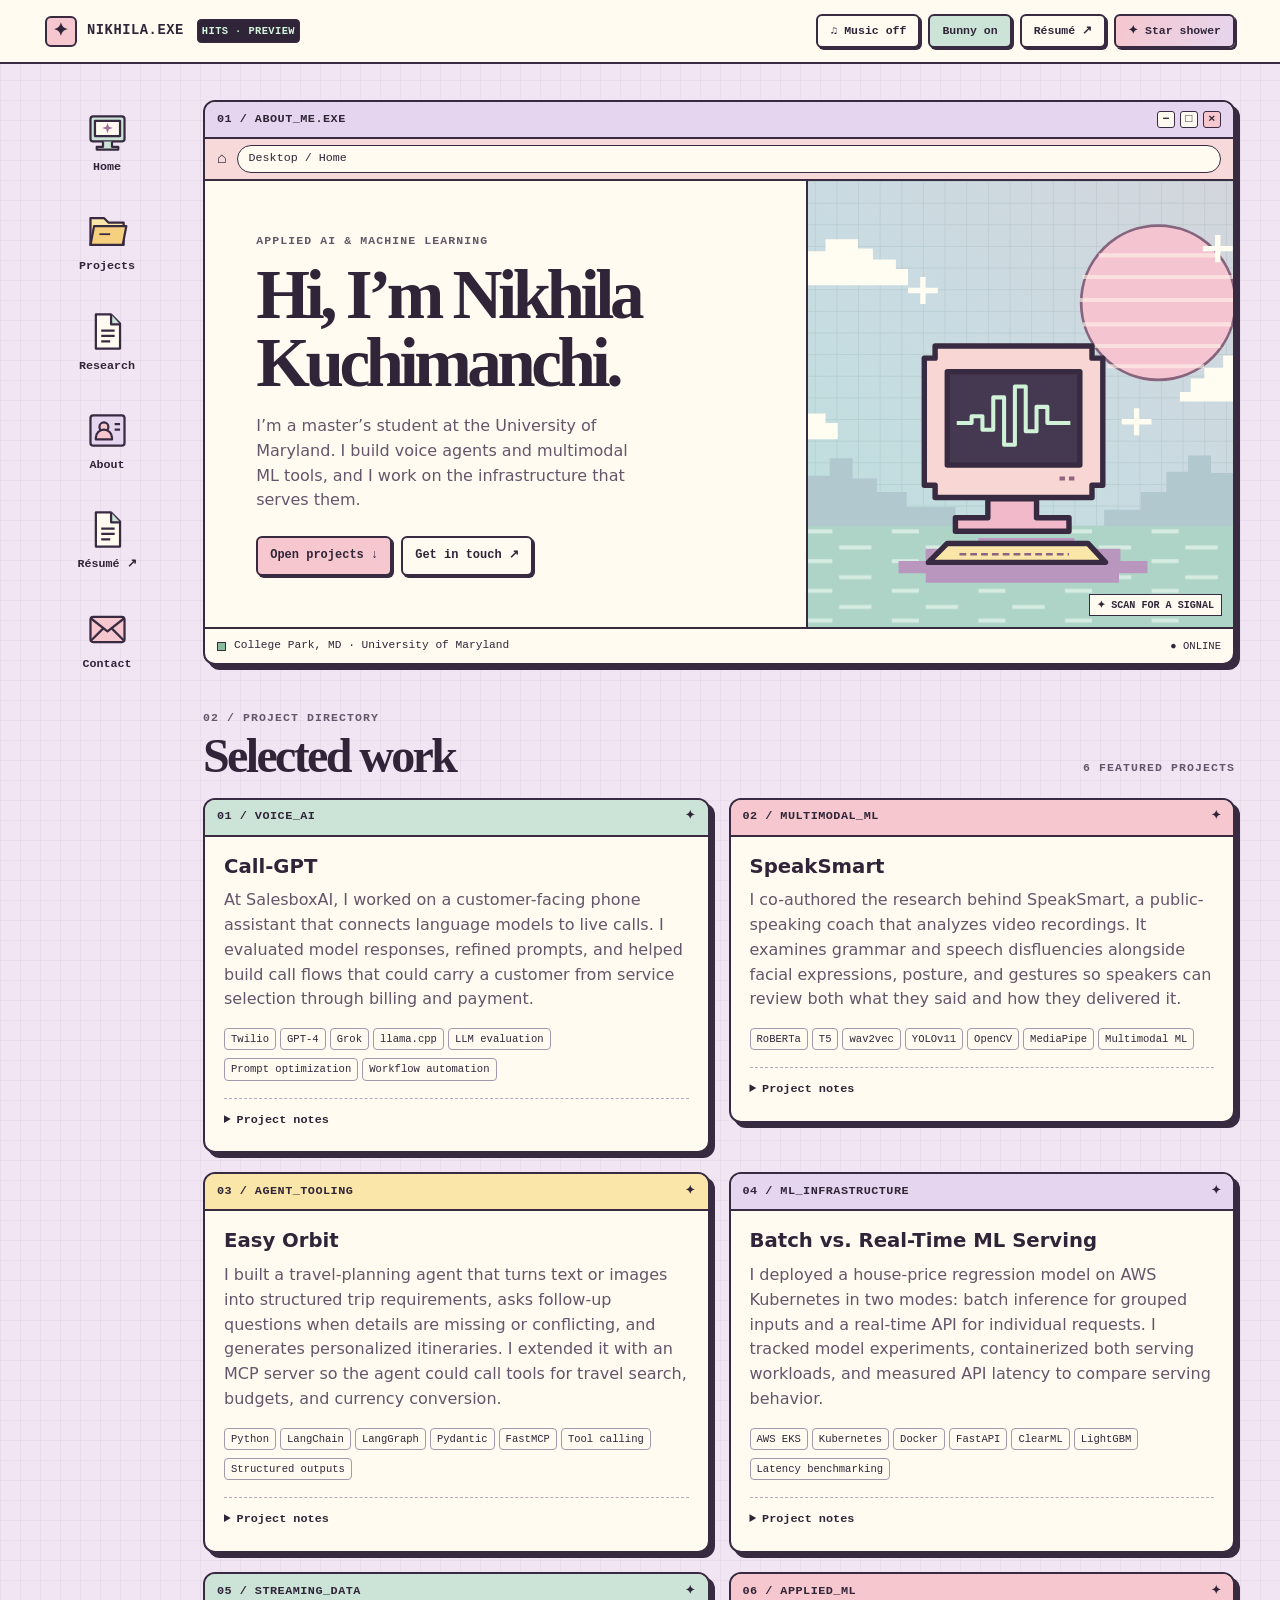
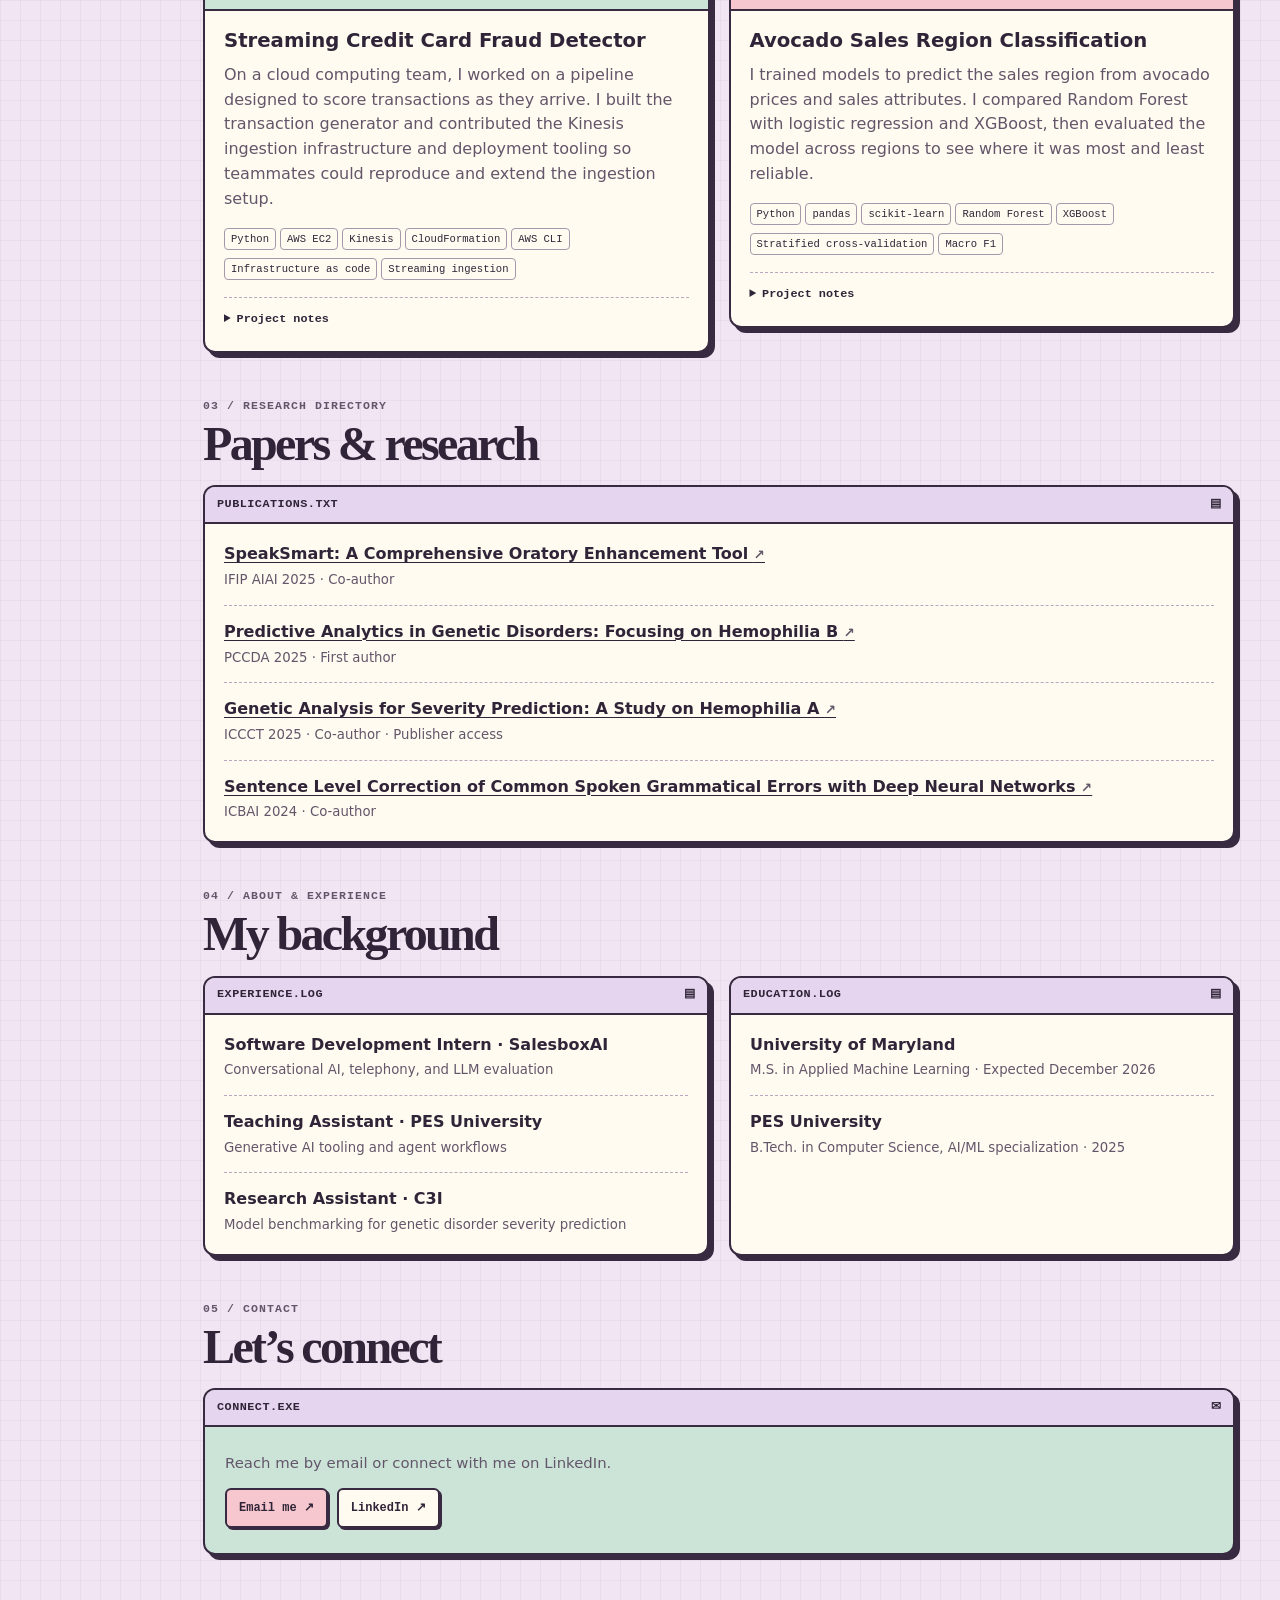
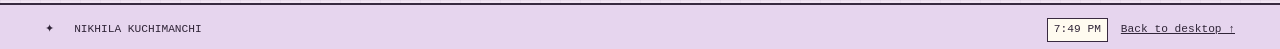
<file: index.html>
<!doctype html>
<html lang="en">
<head>
<meta charset="utf-8">
<meta name="viewport" content="width=device-width,initial-scale=1">
<meta name="description" content="Nikhila Kuchimanchi’s portfolio. Applied machine learning, voice AI, multimodal research, and cloud deployment.">
<meta property="og:type" content="website">
<meta property="og:title" content="Nikhila Kuchimanchi | Applied AI & ML">
<meta property="og:description" content="Explore my work in voice AI, agent tooling, multimodal ML, and cloud deployment.">
<meta name="theme-color" content="#e4d5ec">
<title>Nikhila Kuchimanchi | Applied AI & ML</title>
<link rel="stylesheet" href="style.css">
<script src="desktop.js" defer></script>
</head>
<body id="top">
<a class="skip" href="#main">Skip to content</a>
<svg xmlns="http://www.w3.org/2000/svg" width="0" height="0" aria-hidden="true" style="position:absolute">
  <symbol id="i-home" viewBox="0 0 48 48"><g stroke="#382a40" stroke-width="2.5" stroke-linejoin="round"><rect x="5" y="6" width="38" height="28" rx="3" fill="#cce4d8"/><rect x="10" y="11" width="28" height="17" fill="#fffbf0"/><path d="M19 34v6h-7v3h24v-3h-7v-6" fill="#cce4d8"/></g><path d="m24 13 1.5 4.5L30 19l-4.5 1.5L24 25l-1.5-4.5L18 19l4.5-1.5Z" fill="#a36c9d"/></symbol>
  <symbol id="i-folder" viewBox="0 0 48 48"><g stroke="#382a40" stroke-width="2.5" stroke-linejoin="round"><path d="M5 39V9h15l5 5h17v25Z" fill="#fae6a9"/><path d="M5 39l4-21h36l-4 21Z" fill="#f6cf7f"/></g><path d="M15 27h12" stroke="#382a40" stroke-width="2"/></symbol>
  <symbol id="i-file" viewBox="0 0 48 48"><g stroke="#382a40" stroke-width="2.5" stroke-linejoin="round"><path d="M11 5h17l10 10v28H11Z" fill="#fffbf0"/><path d="M28 5v11h10" fill="#cce4d8"/><path d="M17 23h15m-15 6h15m-15 6h10"/></g></symbol>
  <symbol id="i-user" viewBox="0 0 48 48"><g stroke="#382a40" stroke-width="2.5" stroke-linejoin="round"><rect x="5" y="7" width="38" height="34" rx="3" fill="#e6d5ee"/><circle cx="20" cy="20" r="5" fill="#f6c7ce"/><path d="M11 34v-2a9 9 0 0 1 18 0v2Z" fill="#f6c7ce"/><path d="M32 17h6m-6 6h6"/></g></symbol>
  <symbol id="i-mail" viewBox="0 0 48 48"><g stroke="#382a40" stroke-width="2.5" stroke-linejoin="round"><rect x="5" y="10" width="38" height="28" rx="3" fill="#f6c7ce"/><path d="m6 12 18 14 18-14M6 36l13-13m23 13L29 23" fill="none"/></g></symbol>
</svg>
<header class="top">
  <div class="shell">
    <div class="desktop-identity">
      <a href="#top" class="brand mono" data-star-shower><span class="brand-mark" aria-hidden="true">✦</span> NIKHILA.EXE</a>
      <span class="hit-counter" title="Homepage loads counted since the counter was added">
        <span id="counter-status">HITS · PREVIEW</span>
        <img id="counter-badge" width="110" height="20" alt="Public homepage hit counter" referrerpolicy="no-referrer" hidden>
      </span>
    </div>
    <div class="desktop-tools">
      <button class="button alt header-link desktop-toggle" id="music-toggle" type="button" aria-label="Background music" aria-pressed="false" hidden>♫ Music off</button>
      <button class="button alt header-link desktop-toggle" id="bunny-toggle" type="button" aria-label="Bunny companion" aria-pressed="true" hidden>Bunny on</button>
      <a class="button alt header-link" href="resume.html" target="_blank" rel="noopener">Résumé ↗</a>
      <button class="button header-link star-button" id="star-button" type="button" data-star-shower hidden>✦ Star shower</button>
    </div>
  </div>
</header>
<div class="shell desktop">
  <nav class="shortcuts" aria-label="Desktop shortcuts">
    <a class="shortcut" href="#top"><svg aria-hidden="true"><use href="#i-home"/></svg>Home</a>
    <a class="shortcut" href="#projects"><svg aria-hidden="true"><use href="#i-folder"/></svg>Projects</a>
    <a class="shortcut" href="#research"><svg aria-hidden="true"><use href="#i-file"/></svg>Research</a>
    <a class="shortcut" href="#experience"><svg aria-hidden="true"><use href="#i-user"/></svg>About</a>
    <a class="shortcut" href="resume.html" target="_blank" rel="noopener"><svg aria-hidden="true"><use href="#i-file"/></svg>Résumé ↗</a>
    <a class="shortcut" href="#contact"><svg aria-hidden="true"><use href="#i-mail"/></svg>Contact</a>
  </nav>
  <main id="main">
    <section class="window" aria-labelledby="intro-title">
      <div class="titlebar"><span>01 / ABOUT_ME.EXE</span><span class="controls" aria-hidden="true"><span>−</span><span>□</span><span>×</span></span></div>
      <div class="address"><a href="#top" aria-label="Back to desktop top">⌂</a><span>Desktop / Home</span></div>
      <div class="hero">
        <div class="hero-copy">
          <p class="eyebrow">Applied AI &amp; Machine Learning</p>
          <h1 id="intro-title">Hi, I’m Nikhila Kuchimanchi.</h1>
          <p class="intro">I’m a master’s student at the University of Maryland. I build voice agents and multimodal ML tools, and I work on the infrastructure that serves them.</p>
          <div class="buttons"><a class="button" href="#projects">Open projects ↓</a><a class="button alt" href="#contact">Get in touch ↗</a></div>
        </div>
        <div class="art">
          <svg viewBox="0 0 400 330" preserveAspectRatio="xMidYMid slice" role="img" aria-label="Pixel art of a retro computer showing a speech waveform under a pastel sky">
            <defs>
              <linearGradient id="sky-aurora" x1="0" y1="1" x2="1" y2="0">
                <stop stop-color="#98d8de"/>
                <stop offset=".52" stop-color="#c4c9ef"/>
                <stop offset="1" stop-color="#e3b8db"/>
              </linearGradient>
              <pattern id="sky-grid" width="16" height="16" patternUnits="userSpaceOnUse"><path d="M16 0H0v16" fill="none" stroke="#6b8f83" stroke-opacity=".2"/></pattern>
              <pattern id="water" width="64" height="22" patternUnits="userSpaceOnUse"><path d="M2 7h24m15 10h20" fill="none" stroke="#f7fff9" stroke-width="3" opacity=".55"/></pattern>
              <path id="cloud" d="M0 33h8V23h10v-8h14V6h24v7h11v8h17v7h9v12H0Z"/>
              <path id="spark" d="M9 0h4v8h9v4h-9v8H9v-8H0V8h9Z"/>
            </defs>
            <path fill="#cce5db" d="M0 0h400v330H0z"/>
            <path class="hero-aurora" fill="url(#sky-aurora)" d="M0 0h400v330H0z"/>
            <path fill="url(#sky-grid)" d="M0 0h400v330H0z"/>
            <circle cx="302" cy="90" r="57" fill="#f5c4d1" stroke="#86647e" stroke-width="2"/>
            <path d="M258 55h88m-100 16h113m-115 17h115m-113 18h110m-104 16h96m-84 15h72" fill="none" stroke="#fff0e9" stroke-width="3" opacity=".65"/>
            <g fill="#fffdf2"><use href="#cloud" x="24" y="37"/><use href="#cloud" x="318" y="123"/><use href="#cloud" x="-28" y="151"/><use href="#spark" x="117" y="71"/><use href="#spark" x="335" y="40"/><use href="#spark" x="275" y="168"/></g>
            <path d="M0 242h23v-12h18v-12h18v-13h17v15h18v10h22v11h36v14h110v-12h27v-13h19v-15h16v-12h17v13h19v12h24v11h16v91H0Z" fill="#b2c8cf"/>
            <path d="M0 255h400v75H0z" fill="#add4c6"/><path d="M0 255h400v75H0z" fill="url(#water)"/>
            <path d="M110 281h20v-9h39v-8h71v8h34v9h20v9h-21v7H130v-7h-20Z" fill="#b996bd"/>
            <g class="hero-computer">
            <g stroke="#382a40" stroke-width="4" stroke-linejoin="round">
              <path d="M137 122h116v9h8v94h-8v9H137v-9h-8v-94h8Z" fill="#f8d6d4"/>
              <path d="M146 141h98v69h-98Z" fill="#453851"/>
              <path d="M176 235h36v14h24v10h-84v-10h24Z" fill="#f1b9ca"/>
              <path d="M146 268h104l13 14H132Z" fill="#fae6a9"/>
            </g>
            <path class="hero-signal" pathLength="100" d="M153 179h11v-5h8v10h8v-24h8v35h8v-43h8v33h8v-18h8v12h17" fill="none" stroke="#d0f3d8" stroke-width="3" stroke-linejoin="round"/>
            <path d="M155 276h81" stroke="#8c6480" stroke-width="2" stroke-dasharray="5 3"/>
            <path class="hero-led" d="M229 220h13" stroke="#93627f" stroke-width="3" stroke-dasharray="4 3"/>
            </g>
          </svg>
          <button class="art-label signal-button" id="signal-button" type="button" aria-label="Scan for a hidden signal" hidden><span id="signal-message" aria-live="polite">✦ SCAN FOR A SIGNAL</span></button>
        </div>
      </div>
      <div class="status"><span class="status-dot" aria-hidden="true"></span> College Park, MD · University of Maryland <span class="status-online mono" aria-hidden="true">● ONLINE</span></div>
    </section>

    <section id="projects" aria-labelledby="projects-title">
      <div class="section-head"><div><p class="eyebrow">02 / Project directory</p><h2 id="projects-title">Selected work</h2></div><p class="eyebrow">6 featured projects</p></div>
      <div class="projects">
        <article class="window project">
          <div class="titlebar"><span>01 / VOICE_AI</span><span aria-hidden="true">✦</span></div>
          <div class="project-body">
            <h3>Call-GPT</h3>
            <p>At SalesboxAI, I worked on a customer-facing phone assistant that connects language models to live calls. I evaluated model responses, refined prompts, and helped build call flows that could carry a customer from service selection through billing and payment.</p>
            <span class="tag">Twilio</span><span class="tag">GPT-4</span><span class="tag">Grok</span><span class="tag">llama.cpp</span><span class="tag">LLM evaluation</span><span class="tag">Prompt optimization</span><span class="tag">Workflow automation</span>
            <details><summary>Project notes</summary><p>My work covered model selection and the multi-step logic that routes customers through the conversation.</p></details>
          </div>
        </article>
        <article class="window project">
          <div class="titlebar"><span>02 / MULTIMODAL_ML</span><span aria-hidden="true">✦</span></div>
          <div class="project-body">
            <h3>SpeakSmart</h3>
            <p>I co-authored the research behind SpeakSmart, a public-speaking coach that analyzes video recordings. It examines grammar and speech disfluencies alongside facial expressions, posture, and gestures so speakers can review both what they said and how they delivered it.</p>
            <span class="tag">RoBERTa</span><span class="tag">T5</span><span class="tag">wav2vec</span><span class="tag">YOLOv11</span><span class="tag">OpenCV</span><span class="tag">MediaPipe</span><span class="tag">Multimodal ML</span>
            <details><summary>Project notes</summary><p><a href="paper-speaksmart.html" target="_blank" rel="noopener">Read the full paper ↗</a></p></details>
          </div>
        </article>
        <article class="window project">
          <div class="titlebar"><span>03 / AGENT_TOOLING</span><span aria-hidden="true">✦</span></div>
          <div class="project-body">
            <h3>Easy Orbit</h3>
            <p>I built a travel-planning agent that turns text or images into structured trip requirements, asks follow-up questions when details are missing or conflicting, and generates personalized itineraries. I extended it with an MCP server so the agent could call tools for travel search, budgets, and currency conversion.</p>
            <span class="tag">Python</span><span class="tag">LangChain</span><span class="tag">LangGraph</span><span class="tag">Pydantic</span><span class="tag">FastMCP</span><span class="tag">Tool calling</span><span class="tag">Structured outputs</span>
            <details><summary>Project notes</summary><p>The project covered multimodal input, tool integration, and test cases for incomplete or contradictory requests.</p></details>
          </div>
        </article>
        <article class="window project">
          <div class="titlebar"><span>04 / ML_INFRASTRUCTURE</span><span aria-hidden="true">✦</span></div>
          <div class="project-body">
            <h3>Batch vs. Real-Time ML Serving</h3>
            <p>I deployed a house-price regression model on AWS Kubernetes in two modes: batch inference for grouped inputs and a real-time API for individual requests. I tracked model experiments, containerized both serving workloads, and measured API latency to compare serving behavior.</p>
            <span class="tag">AWS EKS</span><span class="tag">Kubernetes</span><span class="tag">Docker</span><span class="tag">FastAPI</span><span class="tag">ClearML</span><span class="tag">LightGBM</span><span class="tag">Latency benchmarking</span>
            <details><summary>Project notes</summary><p>The serving interface exposed single and batch prediction endpoints along with health and model information.</p></details>
          </div>
        </article>
        <article class="window project">
          <div class="titlebar"><span>05 / STREAMING_DATA</span><span aria-hidden="true">✦</span></div>
          <div class="project-body">
            <h3>Streaming Credit Card Fraud Detector</h3>
            <p>On a cloud computing team, I worked on a pipeline designed to score transactions as they arrive. I built the transaction generator and contributed the Kinesis ingestion infrastructure and deployment tooling so teammates could reproduce and extend the ingestion setup.</p>
            <span class="tag">Python</span><span class="tag">AWS EC2</span><span class="tag">Kinesis</span><span class="tag">CloudFormation</span><span class="tag">AWS CLI</span><span class="tag">Infrastructure as code</span><span class="tag">Streaming ingestion</span>
            <details><summary>Project notes</summary><p>The broader team design included fraud scoring and alerting. My implementation work centered on generating transactions and getting them into the stream.</p></details>
          </div>
        </article>
        <article class="window project">
          <div class="titlebar"><span>06 / APPLIED_ML</span><span aria-hidden="true">✦</span></div>
          <div class="project-body">
            <h3>Avocado Sales Region Classification</h3>
            <p>I trained models to predict the sales region from avocado prices and sales attributes. I compared Random Forest with logistic regression and XGBoost, then evaluated the model across regions to see where it was most and least reliable.</p>
            <span class="tag">Python</span><span class="tag">pandas</span><span class="tag">scikit-learn</span><span class="tag">Random Forest</span><span class="tag">XGBoost</span><span class="tag">Stratified cross-validation</span><span class="tag">Macro F1</span>
            <details><summary>Project notes</summary><p>Random Forest reached 79.1% test accuracy and about 0.79 macro F1.</p></details>
          </div>
        </article>
      </div>
    </section>

    <section id="research" aria-labelledby="research-title">
      <div class="section-head"><div><p class="eyebrow">03 / Research directory</p><h2 id="research-title">Papers &amp; research</h2></div></div>
      <div class="window">
        <div class="titlebar"><span>PUBLICATIONS.TXT</span><span aria-hidden="true">▤</span></div>
        <div class="pane"><ul class="research-list">
          <li><strong><a href="paper-speaksmart.html" target="_blank" rel="noopener">SpeakSmart: A Comprehensive Oratory Enhancement Tool <span aria-hidden="true" style="display:inline">↗</span></a></strong><span>IFIP AIAI 2025 · Co-author</span></li>
          <li><strong><a href="paper-hemophilia-b.html" target="_blank" rel="noopener">Predictive Analytics in Genetic Disorders: Focusing on Hemophilia B <span aria-hidden="true" style="display:inline">↗</span></a></strong><span>PCCDA 2025 · First author</span></li>
          <li><strong><a href="https://link.springer.com/chapter/10.1007/978-981-95-3495-1_10" target="_blank" rel="noopener">Genetic Analysis for Severity Prediction: A Study on Hemophilia A <span aria-hidden="true" style="display:inline">↗</span></a></strong><span>ICCCT 2025 · Co-author · Publisher access</span></li>
          <li><strong><a href="paper-spoken-grammar.html" target="_blank" rel="noopener">Sentence Level Correction of Common Spoken Grammatical Errors with Deep Neural Networks <span aria-hidden="true" style="display:inline">↗</span></a></strong><span>ICBAI 2024 · Co-author</span></li>
        </ul></div>
      </div>
    </section>

    <section id="experience" aria-labelledby="experience-title">
      <div class="section-head"><div><p class="eyebrow">04 / About &amp; experience</p><h2 id="experience-title">My background</h2></div></div>
      <div class="about-layout">
        <div class="window">
          <div class="titlebar"><span>EXPERIENCE.LOG</span><span aria-hidden="true">▤</span></div>
          <div class="pane"><ul class="experience-list">
            <li><strong>Software Development Intern · SalesboxAI</strong><span>Conversational AI, telephony, and LLM evaluation</span></li>
            <li><strong>Teaching Assistant · PES University</strong><span>Generative AI tooling and agent workflows</span></li>
            <li><strong>Research Assistant · C3I</strong><span>Model benchmarking for genetic disorder severity prediction</span></li>
          </ul></div>
        </div>
        <div class="window">
          <div class="titlebar"><span>EDUCATION.LOG</span><span aria-hidden="true">▤</span></div>
          <div class="pane"><ul class="experience-list">
            <li><strong>University of Maryland</strong><span>M.S. in Applied Machine Learning · Expected December 2026</span></li>
            <li><strong>PES University</strong><span>B.Tech. in Computer Science, AI/ML specialization · 2025</span></li>
          </ul></div>
        </div>
      </div>
    </section>

    <section id="contact" aria-labelledby="contact-title">
      <div class="section-head"><div><p class="eyebrow">05 / Contact</p><h2 id="contact-title">Let’s connect</h2></div></div>
      <div class="window contact">
        <div class="titlebar"><span>CONNECT.EXE</span><span aria-hidden="true">✉</span></div>
        <div class="pane">
          <p>Reach me by email or connect with me on LinkedIn.</p>
          <div class="buttons"><a class="button" href="mailto:nikhila.kuchimanchi@gmail.com">Email me ↗</a><a class="button alt" href="https://www.linkedin.com/in/nikhila-kuchimanchi-6388362a7/">LinkedIn ↗</a></div>
        </div>
      </div>
    </section>
  </main>
</div>
<footer class="taskbar">
  <div class="shell mono">
    <span>✦ &nbsp; NIKHILA KUCHIMANCHI</span>
    <div class="taskbar-tools"><time id="desktop-clock" aria-label="Local time"></time><a href="#top">Back to desktop ↑</a></div>
  </div>
</footer>
<audio id="desktop-audio" src="desktop-loop.mp3" preload="none" loop></audio>
<div class="bunny-companion" id="desktop-bunny" aria-hidden="true" hidden>
  <svg viewBox="0 14 828 828" width="64" height="64" fill="none">
    <defs>
      <clipPath id="lop-eared-bunny-outline">
        <path d="M304 [base64]"/>
      </clipPath>
    </defs>
    <image href="[data-uri]" width="880" height="892" preserveAspectRatio="none" clip-path="url(#lop-eared-bunny-outline)"/>
  </svg>
</div>
<div class="star-shower" id="star-shower" aria-hidden="true"></div>
</body>
</html>
</file>
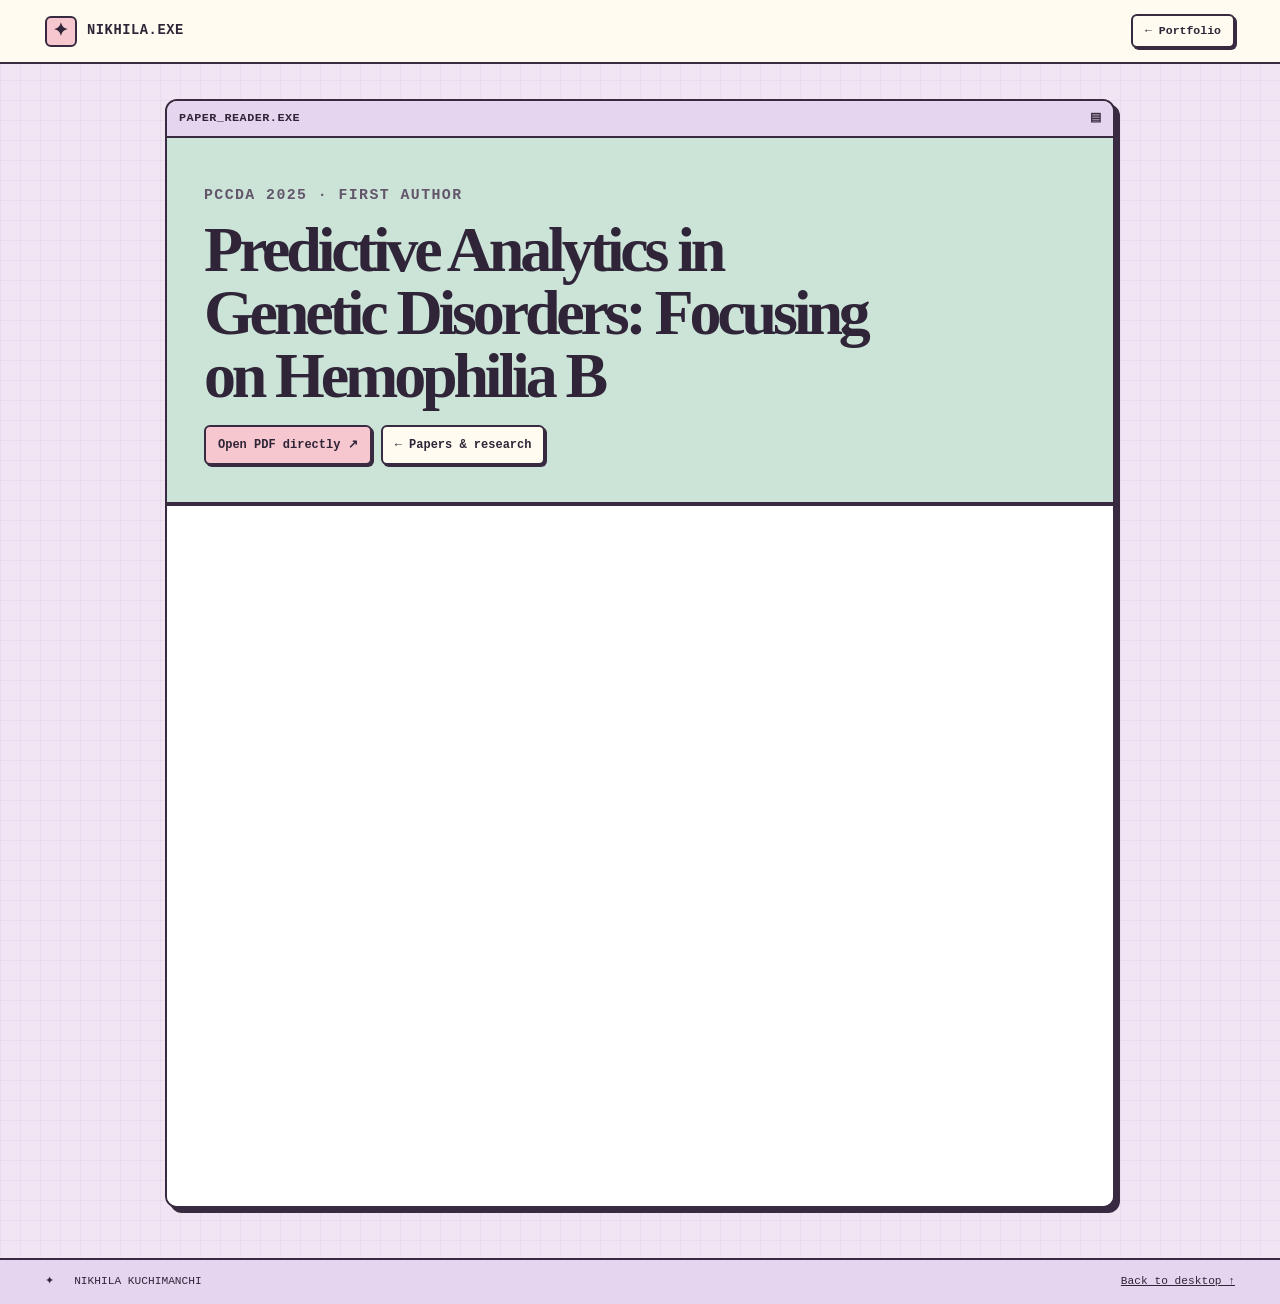
<file: paper-hemophilia-b.html>
<!doctype html>
<html lang="en">
<head>
<meta charset="utf-8">
<meta name="viewport" content="width=device-width,initial-scale=1">
<title>Predictive Analytics in Genetic Disorders: Focusing on Hemophilia B | Nikhila Kuchimanchi</title>
<link rel="stylesheet" href="style.css">
</head>
<body>
<header class="top"><div class="shell">
<a class="brand mono" href="index.html"><span class="brand-mark" aria-hidden="true">✦</span> NIKHILA.EXE</a>
<a class="button alt header-link" href="index.html">← Portfolio</a>
</div></header>
<main class="shell subpage">
<section class="window" aria-labelledby="page-title">
<div class="titlebar"><span>PAPER_READER.EXE</span><span aria-hidden="true">▤</span></div>
<div class="pane subpage-intro">
<p class="eyebrow">PCCDA 2025 · First author</p>
<h1 id="page-title">Predictive Analytics in Genetic Disorders: Focusing on Hemophilia B</h1>
<div class="buttons" style="margin-top:18px">
<a class="button" href="papers/hemophilia-b.pdf">Open PDF directly ↗</a>
<a class="button alt" href="index.html#research">← Papers &amp; research</a>
</div>
</div>
<iframe class="paper-view" src="papers/hemophilia-b.pdf" title="Predictive Analytics in Genetic Disorders: Focusing on Hemophilia B PDF"></iframe>
</section></main>
<footer class="taskbar"><div class="shell mono"><span>✦ &nbsp; NIKHILA KUCHIMANCHI</span><a href="index.html">Back to desktop ↑</a></div></footer>
</body>
</html>
</file>
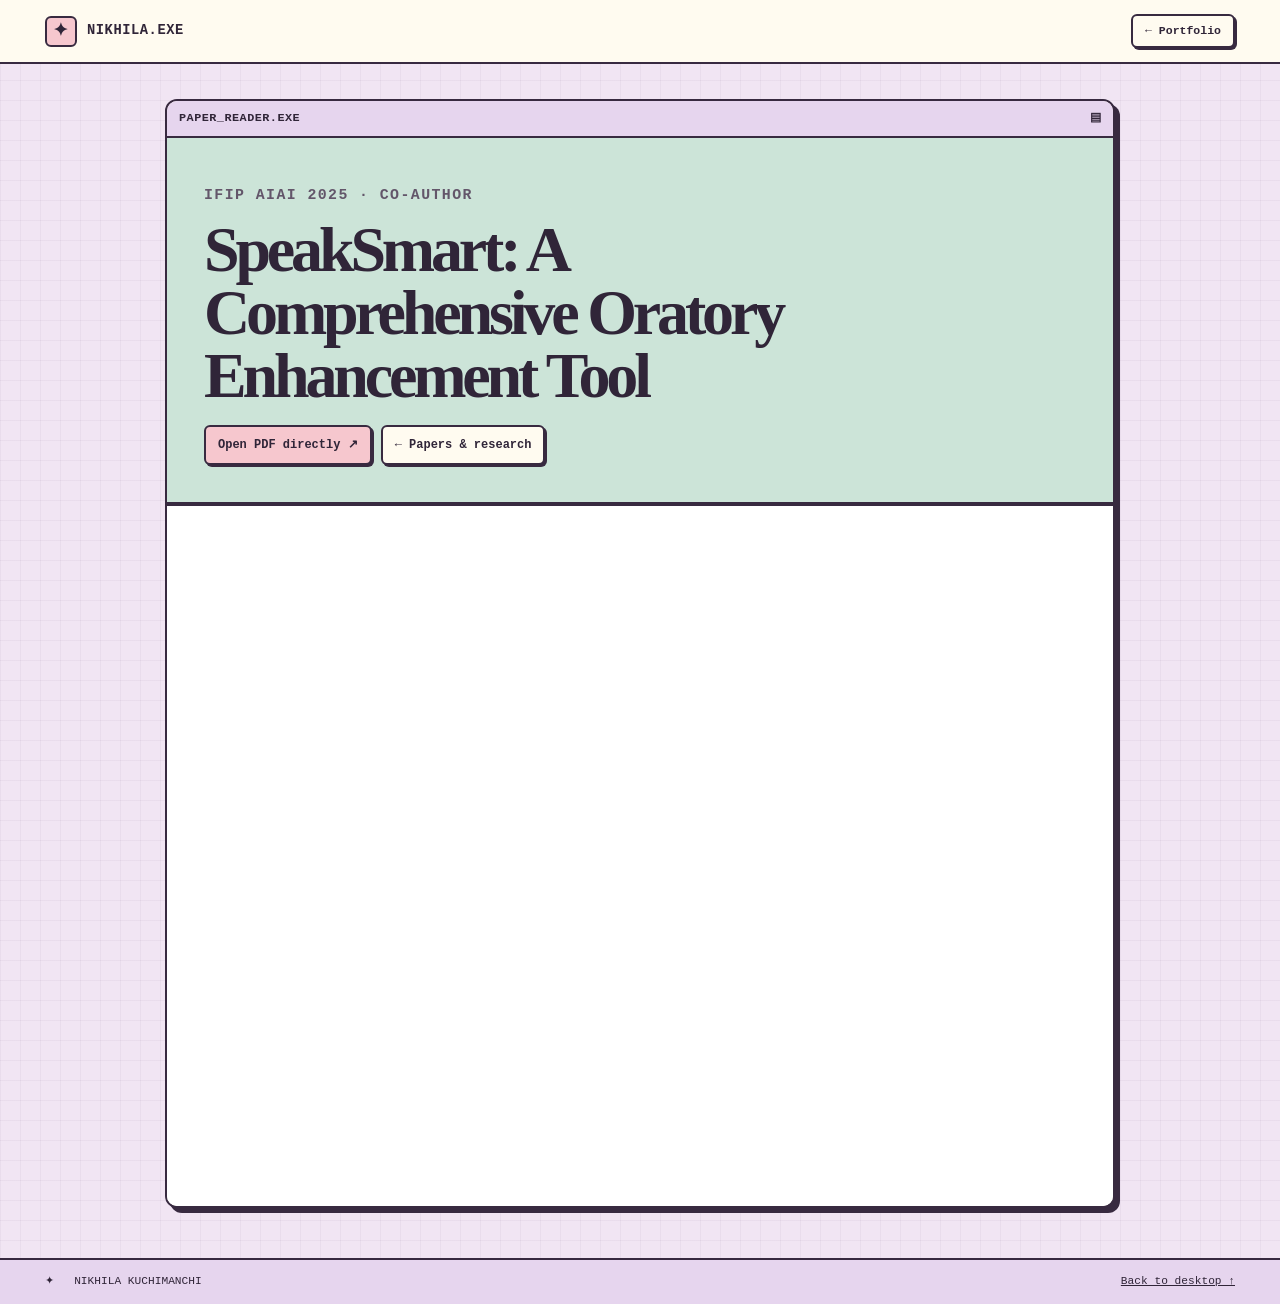
<file: paper-speaksmart.html>
<!doctype html>
<html lang="en">
<head>
<meta charset="utf-8">
<meta name="viewport" content="width=device-width,initial-scale=1">
<title>SpeakSmart: A Comprehensive Oratory Enhancement Tool | Nikhila Kuchimanchi</title>
<link rel="stylesheet" href="style.css">
</head>
<body>
<header class="top"><div class="shell">
<a class="brand mono" href="index.html"><span class="brand-mark" aria-hidden="true">✦</span> NIKHILA.EXE</a>
<a class="button alt header-link" href="index.html">← Portfolio</a>
</div></header>
<main class="shell subpage">
<section class="window" aria-labelledby="page-title">
<div class="titlebar"><span>PAPER_READER.EXE</span><span aria-hidden="true">▤</span></div>
<div class="pane subpage-intro">
<p class="eyebrow">IFIP AIAI 2025 · Co-author</p>
<h1 id="page-title">SpeakSmart: A Comprehensive Oratory Enhancement Tool</h1>
<div class="buttons" style="margin-top:18px">
<a class="button" href="papers/speaksmart.pdf">Open PDF directly ↗</a>
<a class="button alt" href="index.html#research">← Papers &amp; research</a>
</div>
</div>
<iframe class="paper-view" src="papers/speaksmart.pdf" title="SpeakSmart: A Comprehensive Oratory Enhancement Tool PDF"></iframe>
</section></main>
<footer class="taskbar"><div class="shell mono"><span>✦ &nbsp; NIKHILA KUCHIMANCHI</span><a href="index.html">Back to desktop ↑</a></div></footer>
</body>
</html>
</file>
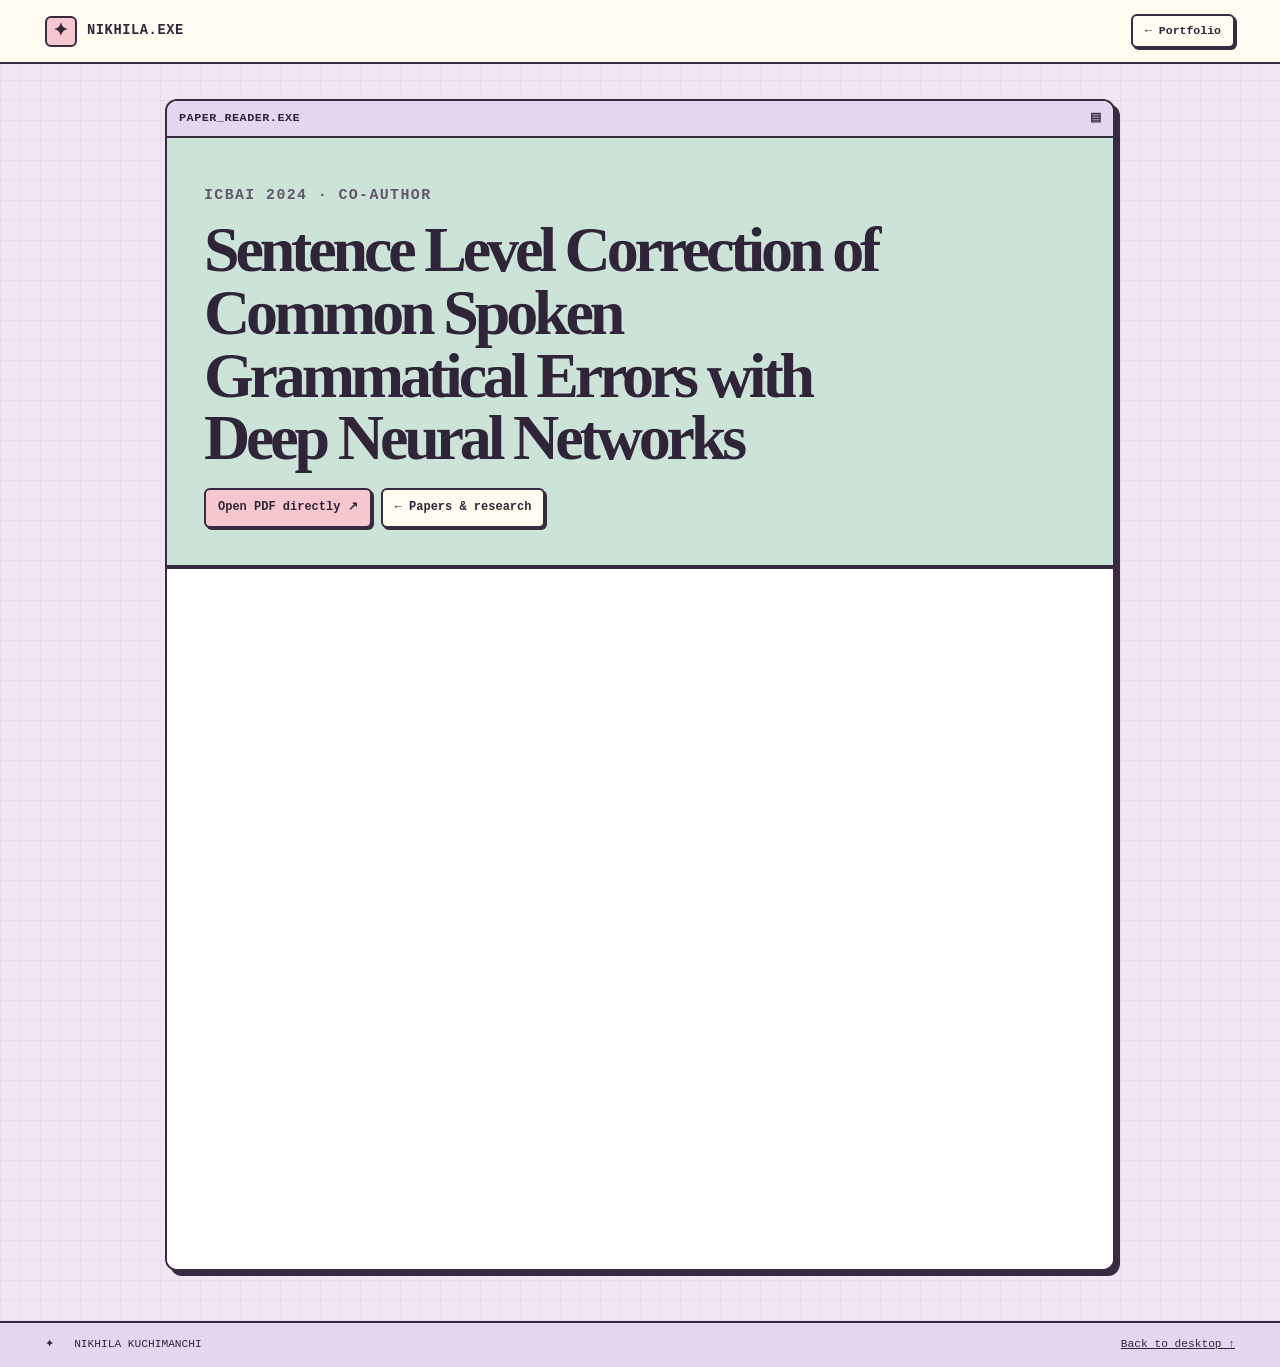
<file: paper-spoken-grammar.html>
<!doctype html>
<html lang="en">
<head>
<meta charset="utf-8">
<meta name="viewport" content="width=device-width,initial-scale=1">
<title>Sentence Level Correction of Common Spoken Grammatical Errors with Deep Neural Networks | Nikhila Kuchimanchi</title>
<link rel="stylesheet" href="style.css">
</head>
<body>
<header class="top"><div class="shell">
<a class="brand mono" href="index.html"><span class="brand-mark" aria-hidden="true">✦</span> NIKHILA.EXE</a>
<a class="button alt header-link" href="index.html">← Portfolio</a>
</div></header>
<main class="shell subpage">
<section class="window" aria-labelledby="page-title">
<div class="titlebar"><span>PAPER_READER.EXE</span><span aria-hidden="true">▤</span></div>
<div class="pane subpage-intro">
<p class="eyebrow">ICBAI 2024 · Co-author</p>
<h1 id="page-title">Sentence Level Correction of Common Spoken Grammatical Errors with Deep Neural Networks</h1>
<div class="buttons" style="margin-top:18px">
<a class="button" href="papers/spoken-grammar.pdf">Open PDF directly ↗</a>
<a class="button alt" href="index.html#research">← Papers &amp; research</a>
</div>
</div>
<iframe class="paper-view" src="papers/spoken-grammar.pdf" title="Sentence Level Correction of Common Spoken Grammatical Errors with Deep Neural Networks PDF"></iframe>
</section></main>
<footer class="taskbar"><div class="shell mono"><span>✦ &nbsp; NIKHILA KUCHIMANCHI</span><a href="index.html">Back to desktop ↑</a></div></footer>
</body>
</html>
</file>
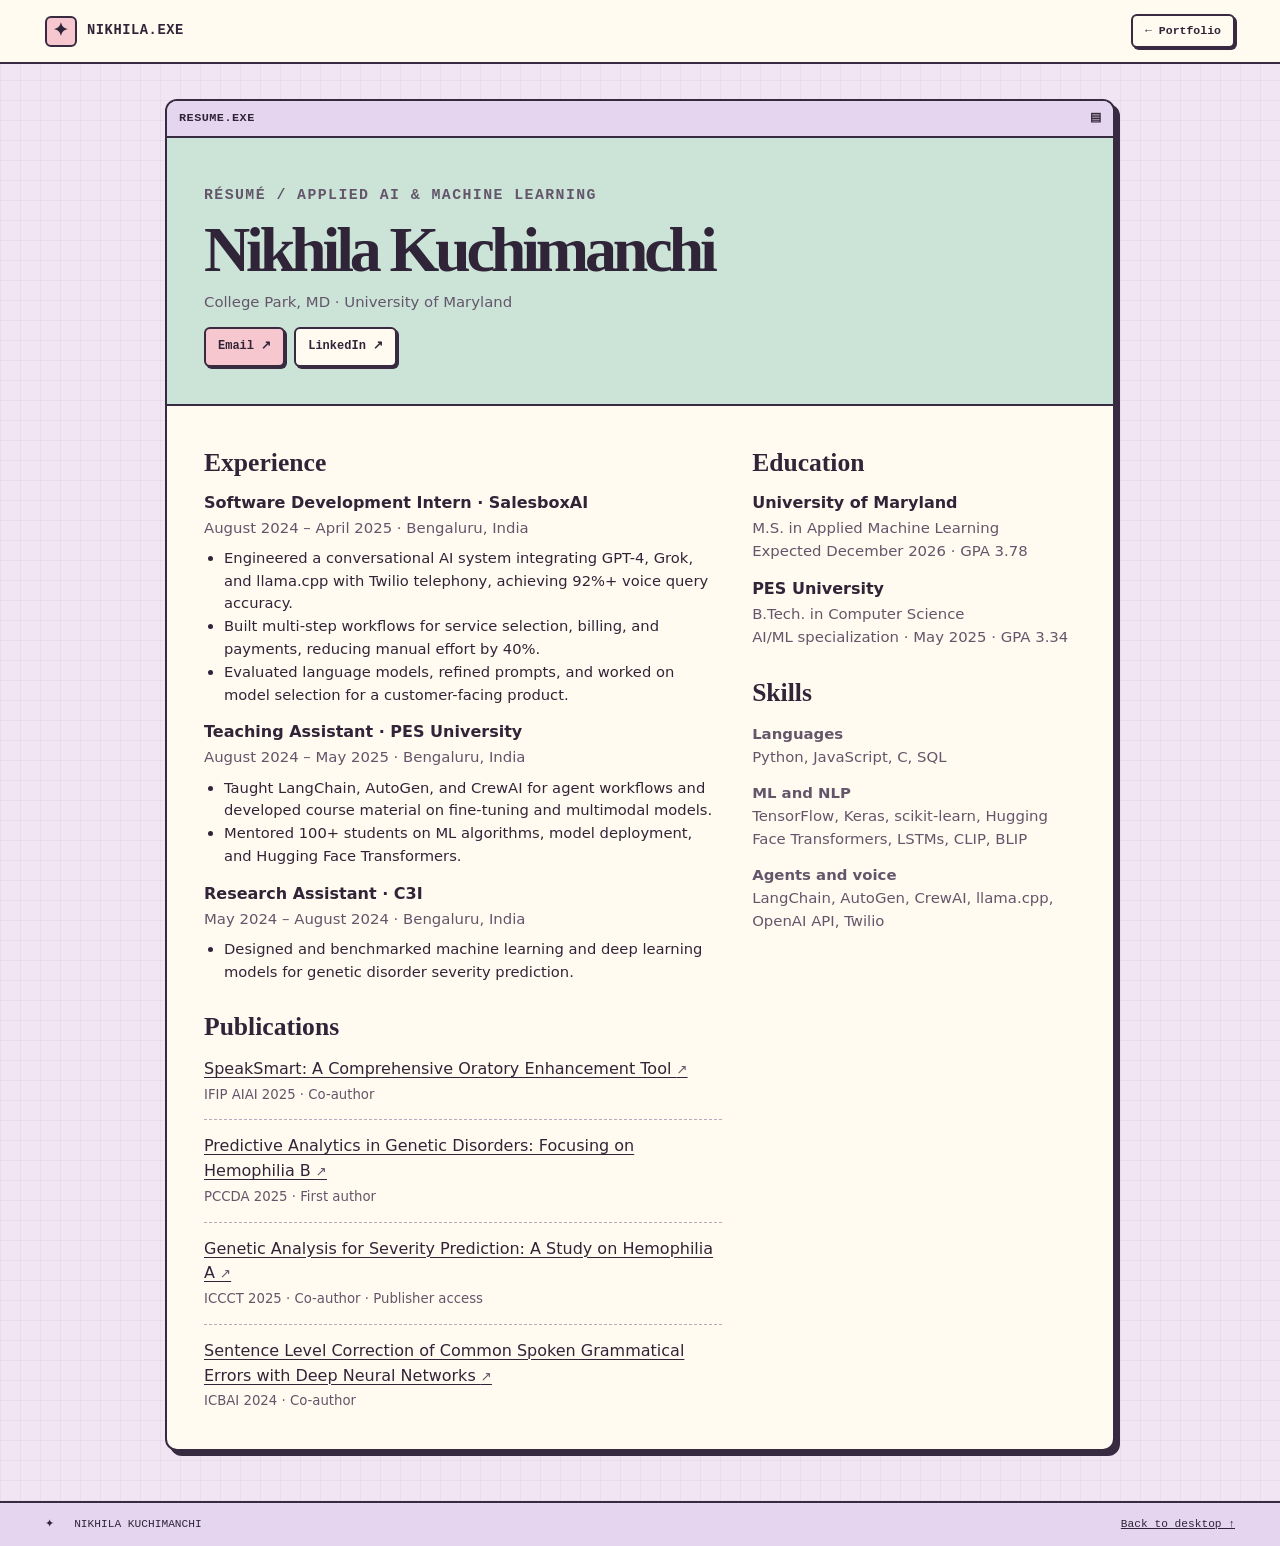
<file: resume.html>
<!doctype html>
<html lang="en">
<head>
<meta charset="utf-8">
<meta name="viewport" content="width=device-width,initial-scale=1">
<title>Résumé | Nikhila Kuchimanchi</title>
<link rel="stylesheet" href="style.css">
</head>
<body>
<header class="top"><div class="shell">
<a class="brand mono" href="index.html"><span class="brand-mark" aria-hidden="true">✦</span> NIKHILA.EXE</a>
<a class="button alt header-link" href="index.html">← Portfolio</a>
</div></header>
<main class="shell subpage">
<section class="window" aria-labelledby="page-title">
<div class="titlebar"><span>RESUME.EXE</span><span aria-hidden="true">▤</span></div>
<div class="pane subpage-intro">
<p class="eyebrow">Résumé / Applied AI &amp; Machine Learning</p>
<h1 id="page-title">Nikhila Kuchimanchi</h1>
<p>College Park, MD · University of Maryland</p>
<div class="buttons"><a class="button" href="mailto:nikhila.kuchimanchi@gmail.com">Email ↗</a><a class="button alt" href="https://www.linkedin.com/in/nikhila-kuchimanchi-6388362a7/">LinkedIn ↗</a></div>
</div>
<div class="pane resume-content">
<div>
<section><h2>Experience</h2>
<article><h3>Software Development Intern · SalesboxAI</h3><p>August 2024 – April 2025 · Bengaluru, India</p>
<ul><li>Engineered a conversational AI system integrating GPT-4, Grok, and llama.cpp with Twilio telephony, achieving 92%+ voice query accuracy.</li><li>Built multi-step workflows for service selection, billing, and payments, reducing manual effort by 40%.</li><li>Evaluated language models, refined prompts, and worked on model selection for a customer-facing product.</li></ul></article>
<article><h3>Teaching Assistant · PES University</h3><p>August 2024 – May 2025 · Bengaluru, India</p>
<ul><li>Taught LangChain, AutoGen, and CrewAI for agent workflows and developed course material on fine-tuning and multimodal models.</li><li>Mentored 100+ students on ML algorithms, model deployment, and Hugging Face Transformers.</li></ul></article>
<article><h3>Research Assistant · C3I</h3><p>May 2024 – August 2024 · Bengaluru, India</p>
<ul><li>Designed and benchmarked machine learning and deep learning models for genetic disorder severity prediction.</li></ul></article>
</section>
<section><h2>Publications</h2><ul class="research-list"><li><a href="paper-speaksmart.html" target="_blank" rel="noopener">SpeakSmart: A Comprehensive Oratory Enhancement Tool <span aria-hidden="true" style="display:inline">↗</span></a><span>IFIP AIAI 2025 · Co-author</span></li><li><a href="paper-hemophilia-b.html" target="_blank" rel="noopener">Predictive Analytics in Genetic Disorders: Focusing on Hemophilia B <span aria-hidden="true" style="display:inline">↗</span></a><span>PCCDA 2025 · First author</span></li><li><a href="https://link.springer.com/chapter/10.1007/978-981-95-3495-1_10" target="_blank" rel="noopener">Genetic Analysis for Severity Prediction: A Study on Hemophilia A <span aria-hidden="true" style="display:inline">↗</span></a><span>ICCCT 2025 · Co-author · Publisher access</span></li><li><a href="paper-spoken-grammar.html" target="_blank" rel="noopener">Sentence Level Correction of Common Spoken Grammatical Errors with Deep Neural Networks <span aria-hidden="true" style="display:inline">↗</span></a><span>ICBAI 2024 · Co-author</span></li></ul></section>
</div>
<div>
<section><h2>Education</h2>
<article><h3>University of Maryland</h3><p>M.S. in Applied Machine Learning<br>Expected December 2026 · GPA 3.78</p></article>
<article><h3>PES University</h3><p>B.Tech. in Computer Science<br>AI/ML specialization · May 2025 · GPA 3.34</p></article>
</section>
<section><h2>Skills</h2>
<p><strong>Languages</strong><br>Python, JavaScript, C, SQL</p>
<p><strong>ML and NLP</strong><br>TensorFlow, Keras, scikit-learn, Hugging Face Transformers, LSTMs, CLIP, BLIP</p>
<p><strong>Agents and voice</strong><br>LangChain, AutoGen, CrewAI, llama.cpp, OpenAI API, Twilio</p>
</section>
</div>
</div>
</section></main>
<footer class="taskbar"><div class="shell mono"><span>✦ &nbsp; NIKHILA KUCHIMANCHI</span><a href="index.html">Back to desktop ↑</a></div></footer>
</body>
</html>
</file>
<file: style.css>
:root {
  color-scheme: light;
  --ink: #302538;
  --muted: #63566a;
  --border: #382a40;
  --paper: #fffbf0;
  --lilac: #e6d5ee;
  --pink: #f6c7ce;
  --mint: #cce4d8;
  --yellow: #fae6a9;
  --mono: ui-monospace, "SFMono-Regular", Consolas, monospace;
}
* { box-sizing: border-box; }
html { scroll-behavior: smooth; }
body {
  margin: 0;
  color: var(--ink);
  font-family: system-ui, sans-serif;
  background-color: #f1e5f3;
  background-image: linear-gradient(#755b8010 1px, transparent 1px), linear-gradient(90deg, #755b8010 1px, transparent 1px);
  background-size: 20px 20px;
  line-height: 1.55;
}
a { color: inherit; }
a:focus-visible, summary:focus-visible { outline: 3px solid #7b477a; outline-offset: 4px; }
.skip { position: absolute; left: .7rem; top: -6rem; z-index: 3; background: var(--paper); padding: .5rem .8rem; }
.skip:focus { top: .7rem; }
.shell { width: min(1190px, calc(100% - 48px)); margin: 0 auto; }
.mono { font-family: var(--mono); }
.top { background: var(--paper); border-bottom: 2px solid var(--border); }
.top .shell, .taskbar .shell { display: flex; align-items: center; justify-content: space-between; gap: 16px; }
.top .shell { min-height: 62px; }
.brand { display: inline-flex; align-items: center; gap: 10px; font-size: .86rem; font-weight: 800; text-decoration: none; letter-spacing: .04em; }
.brand-mark { display: grid; place-items: center; width: 32px; height: 31px; border: 2px solid var(--border); border-radius: 6px; background: var(--pink); font-size: 1.12rem; }
.top-note { font-size: .73rem; color: var(--muted); }
.desktop { display: grid; grid-template-columns: 124px minmax(0, 1fr); gap: 34px; align-items: start; padding-block: 36px 48px; }
.shortcuts { position: sticky; top: 24px; display: grid; gap: 13px; }
.shortcut { display: grid; justify-items: center; gap: 5px; text-align: center; padding: 10px 5px; border: 1px solid transparent; border-radius: 7px; text-decoration: none; font: 700 .73rem/1.4 var(--mono); }
.shortcut:hover { background: var(--paper); border-color: var(--border); }
.shortcut svg { width: 43px; height: 43px; }
main { min-width: 0; }
section { scroll-margin-top: 22px; }
.window { border: 2px solid var(--border); border-radius: 12px; background: var(--paper); box-shadow: 5px 5px 0 var(--border); overflow: hidden; }
.titlebar { background: var(--lilac); min-height: 37px; border-bottom: 2px solid var(--border); padding: 6px 12px; display: flex; justify-content: space-between; align-items: center; gap: 10px; font: 800 .74rem/1.3 var(--mono); letter-spacing: .04em; }
.controls { display: inline-flex; gap: 5px; flex-shrink: 0; }
.controls span { display: grid; place-items: center; width: 18px; height: 17px; border: 1px solid var(--border); border-radius: 3px; background: var(--paper); }
.controls span:last-child { background: var(--pink); }
.address { display: flex; align-items: center; gap: 10px; min-height: 42px; padding: 6px 12px; background: #f8d9d9; border-bottom: 2px solid var(--border); font: .73rem/1.3 var(--mono); }
.address a { font-size: 1rem; font-weight: 800; text-decoration: none; }
.address span { flex: 1; background: var(--paper); border: 1px solid var(--border); border-radius: 20px; padding: 5px 11px; }
.hero { display: grid; grid-template-columns: minmax(0, 1.17fr) minmax(0, .83fr); }
.hero-copy { padding: clamp(24px, 4vw, 54px); align-self: center; }
.eyebrow { margin: 0 0 12px; color: var(--muted); font: 800 .72rem/1.5 var(--mono); letter-spacing: .095em; text-transform: uppercase; }
h1, h2, h3, p { overflow-wrap: break-word; }
h1, h2 { font-family: Georgia, serif; }
h1 { margin: 0; font-size: clamp(2.5rem, 5.4vw, 4.9rem); line-height: .98; letter-spacing: -.065em; }
.hero-copy .intro { max-width: 39ch; color: var(--muted); margin: 17px 0 23px; font-size: 1rem; }
.buttons { display: flex; flex-wrap: wrap; gap: 9px; }
.button { display: inline-flex; align-items: center; min-height: 40px; padding: 8px 12px; border: 2px solid var(--border); border-radius: 6px; background: var(--pink); box-shadow: 2px 2px var(--border); font: 800 .75rem/1.3 var(--mono); text-decoration: none; }
.button.alt { background: var(--paper); }
.button:hover { background: var(--yellow); }
.art { position: relative; display: grid; place-items: center; min-height: 330px; overflow: hidden; border-left: 2px solid var(--border); background: #cfe5dc; }
.art svg { width: 100%; height: 100%; min-height: inherit; position: absolute; inset: 0; }
.art-label { position: absolute; bottom: 11px; right: 11px; background: var(--paper); border: 1px solid var(--border); padding: 4px 7px; font: 700 .63rem var(--mono); }
.status { display: flex; gap: 8px; align-items: center; padding: 9px 12px; border-top: 2px solid var(--border); font: .7rem/1.4 var(--mono); }
.status-dot { width: 9px; height: 9px; background: #87bc9f; border: 1px solid var(--border); display: inline-block; flex: 0 0 9px; }
.section-head { display: flex; align-items: end; justify-content: space-between; flex-wrap: wrap; gap: 8px 24px; margin: 44px 0 16px; }
.section-head h2 { font-size: clamp(2rem, 4vw, 3rem); letter-spacing: -.055em; line-height: 1.05; margin: 0; }
.section-head p { margin: 0 0 5px; }
.projects { display: grid; grid-template-columns: repeat(2, minmax(0, 1fr)); gap: 19px; align-items: start; }
.project .titlebar { background: var(--mint); }
.project:nth-child(2) .titlebar { background: var(--pink); }
.project:nth-child(3) .titlebar { background: var(--yellow); }
.project:nth-child(4) .titlebar { background: var(--lilac); }
.project-body, .pane { padding: 18px 19px; }
.project h3, .pane h3 { margin: 0; font-size: 1.23rem; line-height: 1.25; }
.project p, .pane p { margin: 9px 0 13px; font-size: .93rem; color: var(--muted); }
.tag { display: inline-block; margin: 0 4px 5px 0; padding: 3px 6px; border: 1px solid #a598aa; border-radius: 4px; font: .66rem/1.35 var(--mono); }
details { margin-top: 12px; padding-top: 9px; border-top: 1px dashed #b9a8bd; }
summary { width: fit-content; cursor: pointer; font: 800 .74rem/1.5 var(--mono); padding: 4px 0; }
summary:hover { text-decoration: underline; }
.research-list, .experience-list { list-style: none; padding: 0; margin: 0; }
.research-list li, .experience-list li { padding: 14px 0; border-top: 1px dashed #b9a8bd; }
.research-list li:first-child, .experience-list li:first-child { border-top: 0; padding-top: 0; }
.research-list li:last-child, .experience-list li:last-child { padding-bottom: 0; }
.research-list span, .experience-list span { display: block; color: var(--muted); font-size: .83rem; margin-top: 3px; }
.about-layout { display: grid; grid-template-columns: 1fr 1fr; gap: 20px; }
.contact { background: var(--mint); }
.contact .pane { padding: 25px 20px; }
.contact p { margin-top: 0; }
.taskbar { background: var(--lilac); border-top: 2px solid var(--border); }
.taskbar .shell { padding-block: 13px; font-size: .7rem; }
@media (max-width: 920px) {
  .desktop { grid-template-columns: 90px minmax(0, 1fr); gap: 17px; }
  .hero-copy { padding: 28px; }
}
@media (max-width: 720px) {
  .shell { width: calc(100% - 34px); }
  .desktop { display: block; padding-top: 10px; }
  .shortcuts { position: static; display: grid; grid-template-columns: repeat(6, minmax(0, 1fr)); gap: 2px; margin-bottom: 10px; }
  .shortcut { padding: 5px 1px; font-size: .61rem; }
  .shortcut svg { width: 32px; height: 32px; }
  .hero { grid-template-columns: minmax(0, 1fr); }
  .hero-copy { padding: 24px; }
  .art { min-height: 220px; border-left: 0; border-top: 2px solid var(--border); }
  .art-label { display: none; }
  .top .shell { min-height: 51px; }
}
@media (max-width: 520px) {
  .projects, .about-layout { grid-template-columns: minmax(0, 1fr); }
  .top-note { display: none; }
  .section-head { margin-top: 33px; }
}
@media (prefers-reduced-motion: reduce) { html { scroll-behavior: auto; } }

.top .shell { flex-wrap: wrap; }
.header-link { font-size: .72rem; min-height: 33px; }
.project:nth-child(5) .titlebar { background: var(--mint); }
.project:nth-child(6) .titlebar { background: var(--pink); }
.project-body > p { font-size: 1rem; }
.research-list a { text-decoration-thickness: 1px; text-underline-offset: .17em; }
.research-list a:hover { color: #75416f; }
.subpage { max-width: 950px; padding-block: 35px 50px; }
.subpage .pane { padding: clamp(18px, 4vw, 37px); }
.subpage h1 { font-size: clamp(2rem, 5.4vw, 4rem); max-width: 22ch; }
.subpage-intro { background: var(--mint); border-bottom: 2px solid var(--border); }
.resume-content { display: grid; grid-template-columns: 1.6fr 1fr; gap: 30px; }
.resume-content h2 { font-size: 1.6rem; margin: 0 0 10px; }
.resume-content section + section { margin-top: 24px; }
.resume-content article { margin-bottom: 16px; }
.resume-content article h3 { font-size: 1rem; }
.resume-content article ul { padding-left: 20px; margin: 7px 0; font-size: .92rem; }
.resume-content article p { margin: 4px 0; }
.paper-view { display: block; width: 100%; height: min(78vh, 950px); border: 0; border-top: 2px solid var(--border); background: white; }
@media (max-width: 720px) {
  .resume-content { grid-template-columns: minmax(0, 1fr); }
  .header-link { min-height: 31px; padding: 4px 6px; }
  .shortcuts { grid-template-columns: repeat(3, minmax(0, 1fr)); }
  .subpage { padding-top: 18px; }
}
@media print {
  body { background: white; }
  .top, .taskbar, .titlebar { display: none; }
  .subpage { width: 100%; max-width: none; padding: 0; }
  .window { border: 0; box-shadow: none; }
  .subpage .pane { padding: 12px 0; }
  .subpage-intro { background: none; }
  article { break-inside: avoid; }
}

/* Desktop extras */
.desktop-identity, .desktop-tools, .taskbar-tools {
  display: flex;
  flex-wrap: wrap;
  align-items: center;
  gap: 8px 13px;
}
.desktop-tools { gap: 8px; }
.desktop-toggle { color: inherit; }
.desktop-toggle[aria-pressed="true"] { background: var(--mint); }
.hit-counter {
  display: inline-flex;
  align-items: center;
  justify-content: center;
  min-height: 24px;
  padding: 1px 4px;
  border: 1px solid var(--border);
  border-radius: 4px;
  background: var(--ink);
  color: #d3f4dd;
  font: 800 .65rem/1.2 var(--mono);
  letter-spacing: .04em;
}
.hit-counter img { width: auto; max-width: 135px; height: 20px; }
[hidden] { display: none !important; }
.status-online { margin-left: auto; white-space: nowrap; font-size: .66rem; }
#desktop-clock { color: var(--ink); background: var(--paper); border: 1px solid var(--border); padding: 2px 6px; }
#desktop-clock:empty { display: none; }
a, button, summary { transition: color .16s, background-color .16s, box-shadow .16s, transform .16s; }
a:hover, summary:hover { color: #75416f; }
a:focus-visible, button:focus-visible, summary:focus-visible { outline: 3px solid #7b477a; outline-offset: 4px; }
.button:hover, .shortcut:hover { transform: translateY(-2px); }
.button:active, .shortcut:active { transform: translateY(1px); box-shadow: none; }
.shortcut svg, .brand-mark { transition: transform .18s ease-out; }
.shortcut:hover svg, .shortcut:focus-visible svg, .brand:hover .brand-mark { transform: translateY(-3px) rotate(-8deg); }
.research-list a:hover { text-decoration-thickness: 2px; }
.hero-computer { animation: computer-bob 3.8s ease-in-out infinite; }
.hero-signal { animation: signal-pulse 2.5s ease-in-out infinite; }
.hero-led { animation: led-glow 2s ease-in-out infinite; }
.bunny-companion {
  position: fixed;
  top: 0;
  left: 0;
  z-index: 4;
  pointer-events: none;
}
.bunny-companion svg { display: block; transform: scaleX(var(--bunny-facing, 1)); }
.bunny-companion.is-hopping svg { animation: bunny-hop .28s ease-in-out infinite alternate; }
@keyframes computer-bob {
  0%, 100% { transform: translateY(0); }
  50% { transform: translateY(-8px); }
}
@keyframes signal-pulse {
  0%, 100% { opacity: .62; }
  45% { opacity: 1; filter: drop-shadow(0 0 3px #9be9b8); }
}
@keyframes led-glow {
  50% { stroke: #447b5b; }
}
@keyframes bunny-hop {
  from { transform: translateY(0) scaleX(var(--bunny-facing, 1)); }
  to { transform: translateY(-4px) scaleX(var(--bunny-facing, 1)); }
}
@media (hover: hover) and (pointer: fine) {
  html {
    cursor: url("data:image/svg+xml,%3Csvg xmlns='http://www.w3.org/2000/svg' width='28' height='28' viewBox='0 0 28 28' shape-rendering='crispEdges'%3E%3Cpath fill='%23382a40' d='M2 1h4v3h3v3h3v3h3v3h3v3h3v4h-7v6H9v-6H6v4H2z'/%3E%3Cpath fill='%23fffbf0' d='M4 4h2v3h3v3h3v3h3v3h3v2h-7v6h-1v-6H7v3H4z'/%3E%3Cpath fill='%23b284c3' d='M4 16h3v2H4z'/%3E%3C/svg%3E") 3 2, auto;
  }
  a, button, summary {
    cursor: url("data:image/svg+xml,%3Csvg xmlns='http://www.w3.org/2000/svg' width='28' height='28' viewBox='0 0 28 28' shape-rendering='crispEdges'%3E%3Cpath fill='%23382a40' d='M9 2h5v7h3v2h5v2h3v8h-3v4H10v-4H7v-3H4v-4h3v2h2z'/%3E%3Cpath fill='%23f6c7ce' d='M11 4h1v8h3v1h6v2h2v5h-3v3h-8v-3H9v-3H7v-1h3v2h1z'/%3E%3C/svg%3E") 11 3, pointer;
  }
}
@media (max-width: 520px) {
  .top .shell { padding-block: 9px; gap: 8px; }
  .status-online { display: none; }
  .taskbar .shell { flex-wrap: wrap; }
}
@media (prefers-reduced-motion: reduce) {
  a, button, summary, .shortcut svg, .brand-mark { transition: none; }
  .button:hover, .button:active, .shortcut:hover, .shortcut:active,
  .shortcut:hover svg, .shortcut:focus-visible svg, .brand:hover .brand-mark { transform: none; }
  .hero-computer, .hero-signal, .hero-led, .bunny-companion.is-hopping svg { animation: none; }
  .bunny-companion { display: none; }
}

/* Animated sky and desktop surprises */
.hero-aurora { opacity: .35; animation: sky-colors 10s ease-in-out infinite alternate; }
@keyframes sky-colors {
  from { opacity: .12; }
  to { opacity: .86; }
}
.star-button { background: linear-gradient(115deg, var(--pink), var(--lilac)); color: var(--ink); }
.star-button:hover { background: var(--pink); }
.signal-button { color: var(--ink); border-radius: 0; }
.signal-button:hover { background: var(--yellow); }
.star-shower { position: fixed; inset: 0; overflow: hidden; pointer-events: none; z-index: 6; }
.star-shower span {
  position: absolute;
  top: -8px;
  left: var(--left);
  color: var(--color);
  font: var(--size)/1 Georgia, serif;
  text-shadow: 1px 1px #57375e, -1px -1px #fff7f9;
  animation: star-fall var(--duration) var(--delay) linear both;
}
@keyframes star-fall {
  from { transform: translate3d(0, 0, 0) rotate(0deg); opacity: 0; }
  6% { opacity: 1; }
  80% { opacity: .95; }
  to { transform: translate3d(var(--drift), calc(100vh + 60px), 0) rotate(var(--spin)); opacity: 0; }
}
@media (max-width: 720px) {
  .signal-button { display: inline-block; bottom: auto; top: 9px; left: 9px; right: auto; }
}
@media (prefers-reduced-motion: reduce) {
  .hero-aurora { animation: none; }
  .star-shower span { top: var(--rest-top); animation: none; opacity: .9; }
}
</file>
